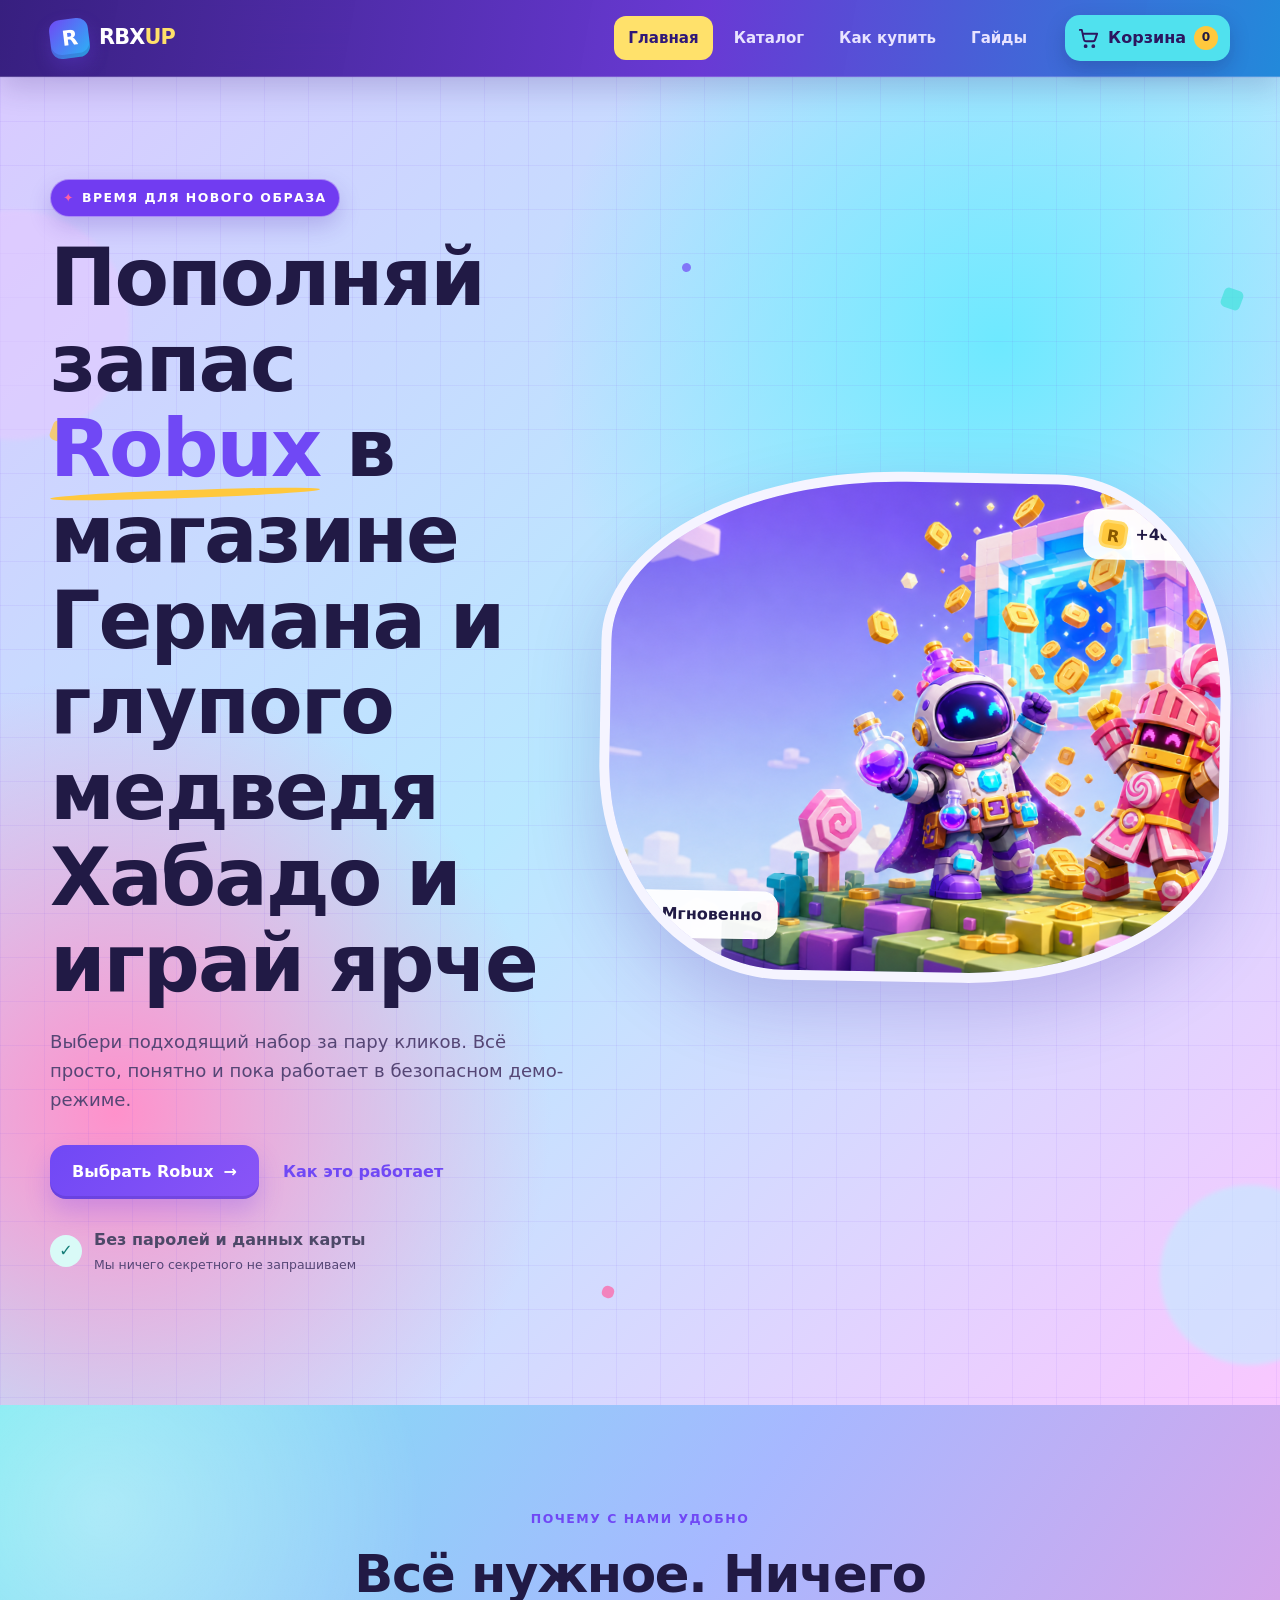
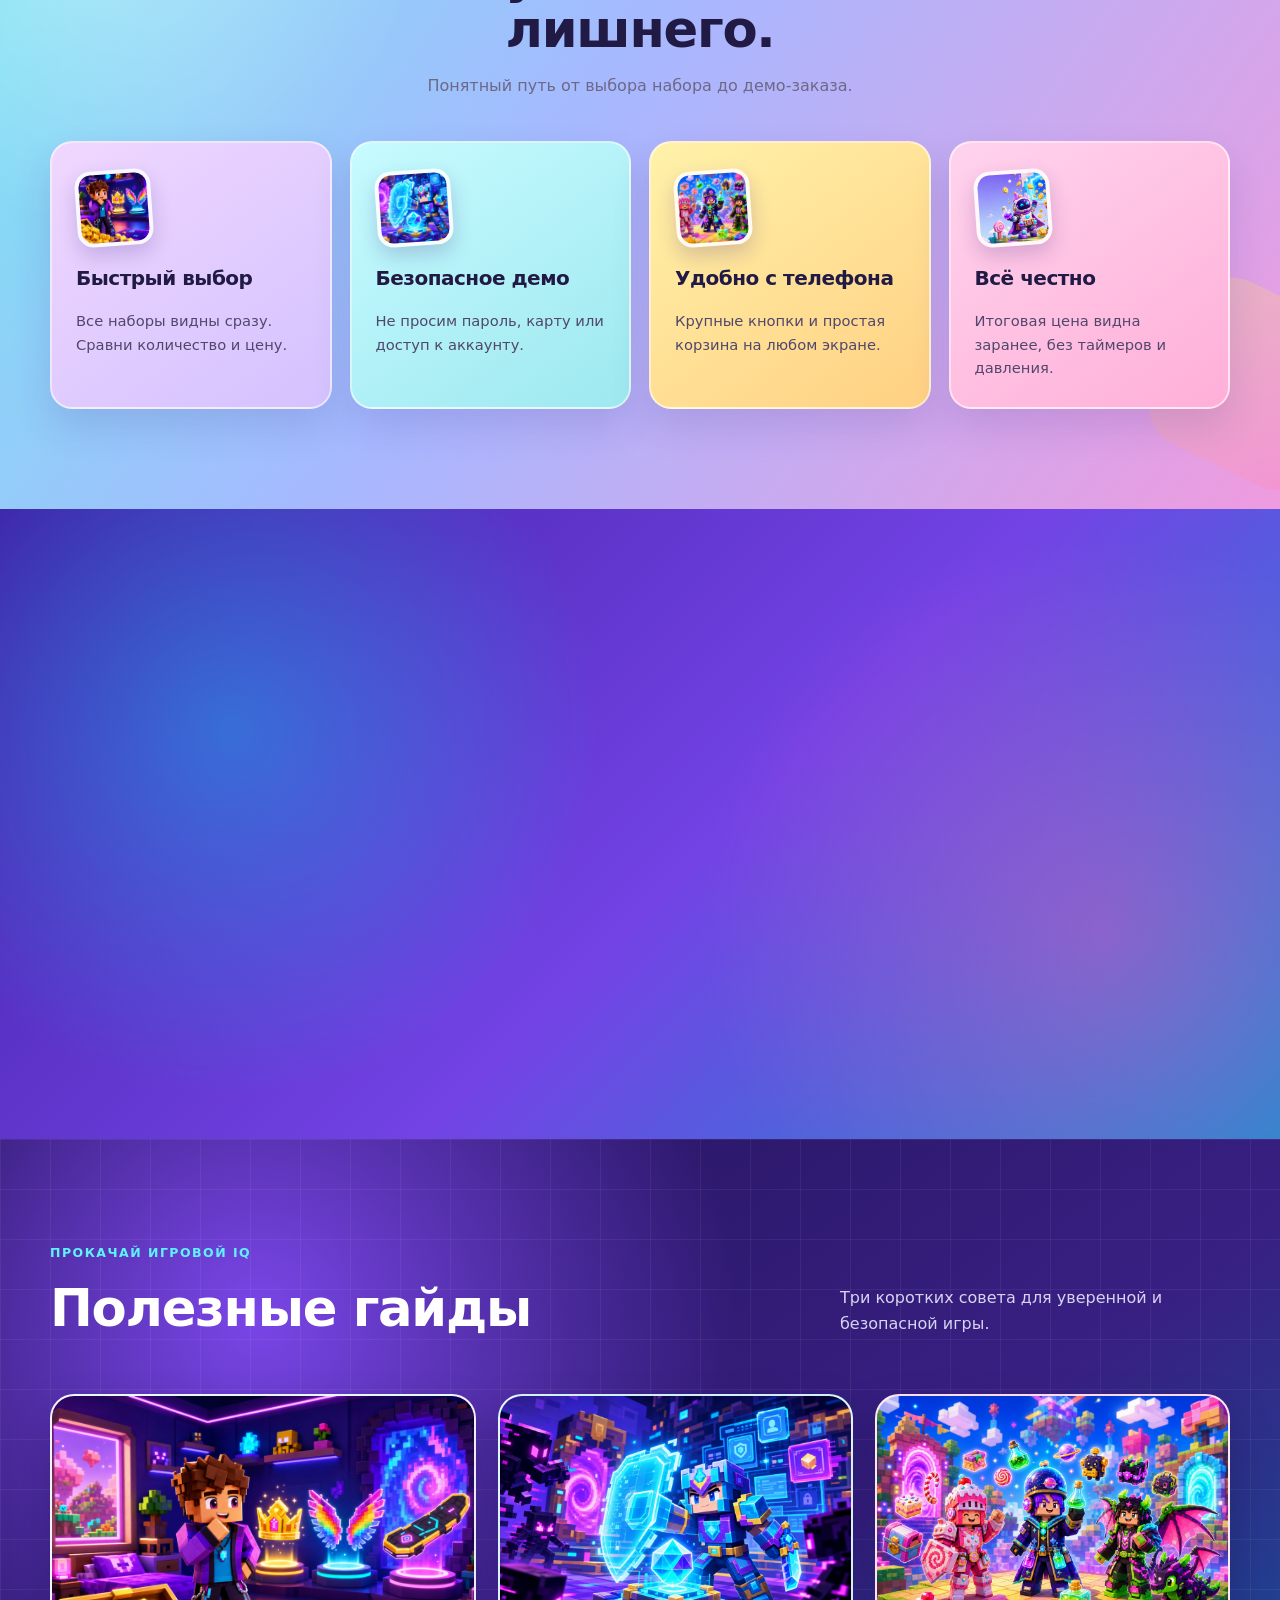
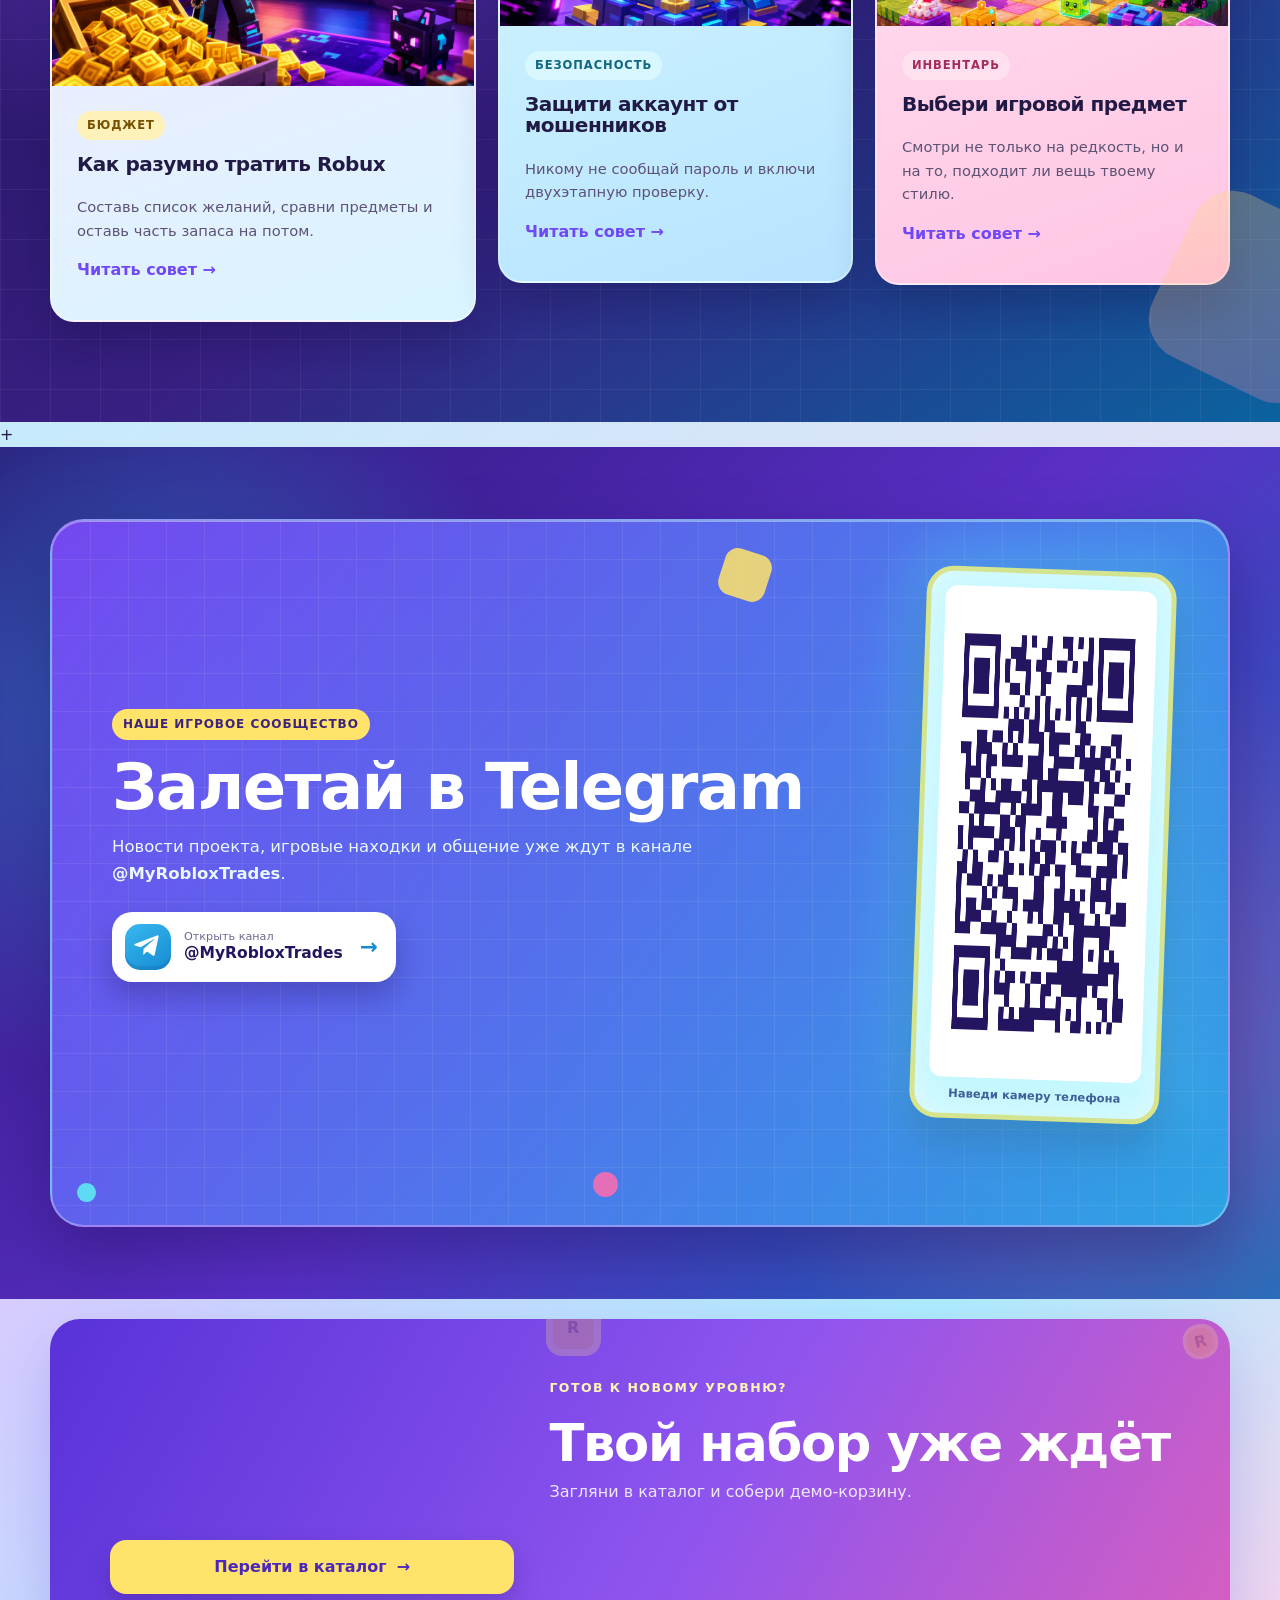
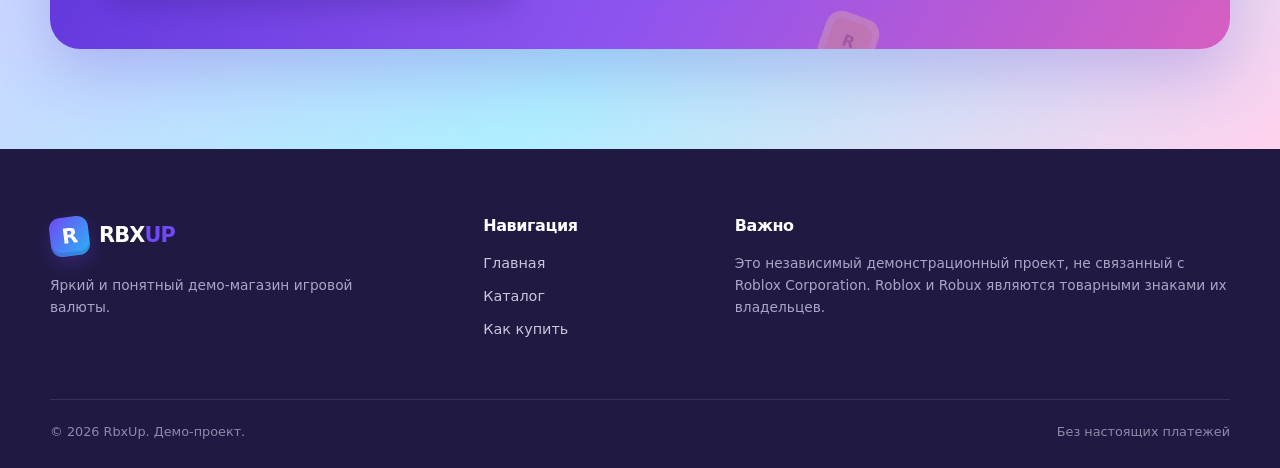
<file: index.html>
<!doctype html>
<html lang="ru">
<head>
  <meta charset="utf-8">
  <meta name="viewport" content="width=device-width, initial-scale=1">
  <meta name="description" content="Яркий демонстрационный магазин Robux: выберите набор, узнайте о безопасности и попробуйте удобную корзину.">
  <meta name="theme-color" content="#6c4cff">
  <title>RbxUp — магазин игровой валюты Robux</title>
  <link rel="icon" href="assets/favicon.svg" type="image/svg+xml">
  <link rel="stylesheet" href="css/style.css">
  <script src="js/main.js" defer></script>
  <script src="js/cart.js" defer></script>
</head>
<body>
  <a class="skip-link" href="#main">Перейти к содержимому</a>
  <header class="site-header">
    <div class="container header-inner">
      <a class="logo" href="index.html" aria-label="RbxUp — на главную"><span class="logo-cube">R</span><span>RBX<span class="logo-accent">UP</span></span></a>
      <button class="menu-toggle" type="button" aria-expanded="false" aria-controls="site-nav"><span class="sr-only">Открыть меню</span><span></span><span></span><span></span></button>
      <nav class="site-nav" id="site-nav" aria-label="Основная навигация">
        <a class="is-current" href="index.html">Главная</a>
        <a href="catalog.html">Каталог</a>
        <a href="#how">Как купить</a>
        <a href="#guides">Гайды</a>
      </nav>
      <button class="cart-button" type="button" data-cart-open aria-label="Открыть корзину, товаров: 0">
        <svg aria-hidden="true" viewBox="0 0 24 24"><path d="M3 3h2l2.2 10.2a2 2 0 0 0 2 1.6h7.7a2 2 0 0 0 1.9-1.4L21 7H7M10 20a1 1 0 1 1-2 0 1 1 0 0 1 2 0Zm8 0a1 1 0 1 1-2 0 1 1 0 0 1 2 0Z"/></svg>
        <span class="cart-label">Корзина</span><span class="cart-count" data-cart-count>0</span>
      </button>
    </div>
  </header>

  <main id="main">
    <section class="hero">
      <div class="hero-orb orb-one" aria-hidden="true"></div><div class="hero-orb orb-two" aria-hidden="true"></div>
      <div class="container hero-grid">
        <div class="hero-copy">
          <span class="eyebrow"><span>✦</span> Время для нового образа</span>
          <h1>Пополняй запас <span>Robux</span> в магазине Германа и глупого медведя Хабадо и играй ярче</h1>
          <p>Выбери подходящий набор за пару кликов. Всё просто, понятно и пока работает в безопасном демо-режиме.</p>
          <div class="hero-actions"><a class="button button-primary" href="catalog.html">Выбрать Robux <span aria-hidden="true">→</span></a><a class="text-link" href="#how">Как это работает</a></div>
          <div class="hero-note"><span class="note-icon">✓</span><span><strong>Без паролей и данных карты</strong><small>Мы ничего секретного не запрашиваем</small></span></div>
        </div>
        <div class="hero-visual" aria-label="Два фантастических игровых героя у портала с монетами">
          <img src="assets/hero-world.png" alt="Космический алхимик и конфетный рыцарь рядом с порталом и золотыми игровыми монетами" width="1800" height="1125">
          <div class="float-chip chip-top" aria-hidden="true"><span class="coin-mini">R</span> +400</div>
          <div class="float-chip chip-bottom" aria-hidden="true">⚡ Мгновенно</div>
        </div>
      </div>
      <div class="pixel-trail" aria-hidden="true"><i></i><i></i><i></i><i></i></div>
    </section>

    <section class="section benefits" aria-labelledby="benefits-title">
      <div class="container">
        <div class="section-heading centered reveal"><span class="kicker">Почему с нами удобно</span><h2 id="benefits-title">Всё нужное. Ничего лишнего.</h2><p>Понятный путь от выбора набора до демо-заказа.</p></div>
        <div class="benefit-grid">
          <article class="benefit-card reveal"><div class="icon-box purple"><img src="assets/guide-budget.png" alt="" width="1000" height="750"></div><h3>Быстрый выбор</h3><p>Все наборы видны сразу. Сравни количество и цену.</p></article>
          <article class="benefit-card reveal"><div class="icon-box cyan"><img src="assets/guide-safety.png" alt="" width="1000" height="750"></div><h3>Безопасное демо</h3><p>Не просим пароль, карту или доступ к аккаунту.</p></article>
          <article class="benefit-card reveal"><div class="icon-box yellow"><img src="assets/guide-items.png" alt="" width="1000" height="750"></div><h3>Удобно с телефона</h3><p>Крупные кнопки и простая корзина на любом экране.</p></article>
          <article class="benefit-card reveal"><div class="icon-box pink"><img src="assets/hero-world.png" alt="" width="1800" height="1125"></div><h3>Всё честно</h3><p>Итоговая цена видна заранее, без таймеров и давления.</p></article>
        </div>
      </div>
    </section>

    <section class="section how-section" id="how" aria-labelledby="how-title">
      <div class="container">
        <div class="section-heading reveal"><span class="kicker">Простой маршрут</span><h2 id="how-title">Как купить Robux</h2></div>
        <ol class="steps">
          <li class="step-card reveal"><span class="step-number">01</span><div class="step-emoji"><img src="assets/guide-items.png" alt="Яркие игровые герои с редкими предметами" width="1000" height="750"></div><h3>Выбери набор</h3><p>Открой каталог и найди подходящее количество Robux.</p></li>
          <li class="step-card reveal"><span class="step-number">02</span><div class="step-emoji"><img src="assets/guide-budget.png" alt="Игровой герой выбирает предметы и считает монеты" width="1000" height="750"></div><h3>Проверь корзину</h3><p>Меняй количество или убирай лишнее — итог обновится сам.</p></li>
          <li class="step-card reveal"><span class="step-number">03</span><div class="step-emoji"><img src="assets/guide-safety.png" alt="Игровой герой активирует защитный щит" width="1000" height="750"></div><h3>Запусти демо</h3><p>Нажми «Оформить заказ» и увидишь тестовое сообщение.</p></li>
        </ol>
      </div>
    </section>

    <section class="section guides" id="guides" aria-labelledby="guides-title">
      <div class="container">
        <div class="section-heading heading-row reveal"><div><span class="kicker">Прокачай игровой IQ</span><h2 id="guides-title">Полезные гайды</h2></div><p>Три коротких совета для уверенной и безопасной игры.</p></div>
        <div class="guide-grid">
          <article class="guide-card guide-featured reveal"><div class="guide-art"><img src="assets/guide-budget.png" alt="Герой выбирает редкие предметы в яркой игровой комнате" width="1000" height="750"></div><div class="guide-body"><span class="tag">Бюджет</span><h3>Как разумно тратить Robux</h3><p>Составь список желаний, сравни предметы и оставь часть запаса на потом.</p><button class="article-toggle" type="button" aria-expanded="false">Читать совет <span>→</span></button><div class="article-extra"><p>Перед покупкой спроси себя: буду ли я пользоваться этим предметом через неделю? Не спеши и обсуди крупную покупку со взрослым.</p></div></div></article>
          <article class="guide-card reveal"><div class="guide-art"><img src="assets/guide-safety.png" alt="Герой защищает игровой аккаунт светящимся щитом" width="1000" height="750"></div><div class="guide-body"><span class="tag tag-blue">Безопасность</span><h3>Защити аккаунт от мошенников</h3><p>Никому не сообщай пароль и включи двухэтапную проверку.</p><button class="article-toggle" type="button" aria-expanded="false">Читать совет <span>→</span></button><div class="article-extra"><p>Проверяй адрес сайта, не переходи по странным ссылкам и помни: честный продавец никогда не попросит пароль от аккаунта.</p></div></div></article>
          <article class="guide-card reveal"><div class="guide-art"><img src="assets/guide-items.png" alt="Три героя демонстрируют редкие игровые образы" width="1000" height="750"></div><div class="guide-body"><span class="tag tag-pink">Инвентарь</span><h3>Выбери игровой предмет</h3><p>Смотри не только на редкость, но и на то, подходит ли вещь твоему стилю.</p><button class="article-toggle" type="button" aria-expanded="false">Читать совет <span>→</span></button><div class="article-extra"><p>Сохрани несколько вариантов, примерь их в редакторе аватара и выбери тот, который сочетается с вещами из твоего инвентаря.</p></div></div></article>
        </div>
      </div>
    </section>

+    <section class="section telegram-section" aria-labelledby="telegram-title">
      <div class="container">
        <div class="telegram-panel reveal">
          <div class="telegram-copy">
            <span class="telegram-kicker">Наше игровое сообщество</span>
            <h2 id="telegram-title">Залетай в Telegram</h2>
            <p>Новости проекта, игровые находки и общение уже ждут в канале <strong>@MyRobloxTrades</strong>.</p>
            <a class="telegram-button" href="https://t.me/MyRobloxTrades" target="_blank" rel="noopener noreferrer" aria-label="Открыть Telegram-канал MyRobloxTrades в новой вкладке">
              <span class="telegram-icon" aria-hidden="true"><svg viewBox="0 0 48 48"><path d="M40.7 8.3 34.8 36c-.4 2-1.6 2.5-3.3 1.6l-9-6.6-4.3 4.2c-.5.5-.9.9-1.9.9l.7-9.2L33.7 12c.7-.6-.2-1-.9-.4L12.2 24.5l-8.9-2.8c-1.9-.6-2-1.9.4-2.8L38.4 5.5c1.6-.6 3 .4 2.3 2.8Z"/></svg></span>
              <span><small>Открыть канал</small><strong>@MyRobloxTrades</strong></span>
              <b aria-hidden="true">→</b>
            </a>
          </div>
          <a class="telegram-qr" href="https://t.me/MyRobloxTrades" target="_blank" rel="noopener noreferrer" aria-label="Открыть Telegram-канал MyRobloxTrades по QR-коду">
            <span class="qr-glow" aria-hidden="true"></span>
            <img src="assets/telegram-qr.png" alt="QR-код Telegram-канала MyRobloxTrades" width="492" height="492">
            <span>Наведи камеру телефона</span>
          </a>
          <div class="telegram-cubes" aria-hidden="true"><i></i><i></i><i></i></div>
        </div>
      </div>
    </section>

    <section class="section cta-section">
      <div class="container"><div class="cta-panel reveal"><div class="cta-coins" aria-hidden="true"><span>R</span><span>R</span><span>R</span></div><div><span class="kicker light">Готов к новому уровню?</span><h2>Твой набор уже ждёт</h2><p>Загляни в каталог и собери демо-корзину.</p></div><a class="button button-light" href="catalog.html">Перейти в каталог <span aria-hidden="true">→</span></a></div></div>
    </section>
  </main>

  <footer class="site-footer">
    <div class="container footer-grid"><div><a class="logo footer-logo" href="index.html"><span class="logo-cube">R</span><span>RBX<span class="logo-accent">UP</span></span></a><p>Яркий и понятный демо-магазин игровой валюты.</p></div><div><h2>Навигация</h2><a href="index.html">Главная</a><a href="catalog.html">Каталог</a><a href="#how">Как купить</a></div><div><h2>Важно</h2><p>Это независимый демонстрационный проект, не связанный с Roblox Corporation. Roblox и Robux являются товарными знаками их владельцев.</p></div></div>
    <div class="container footer-bottom"><span>© <span data-year></span> RbxUp. Демо-проект.</span><span>Без настоящих платежей</span></div>
  </footer>
  <div data-cart-root></div>
</body>
</html>
</file>
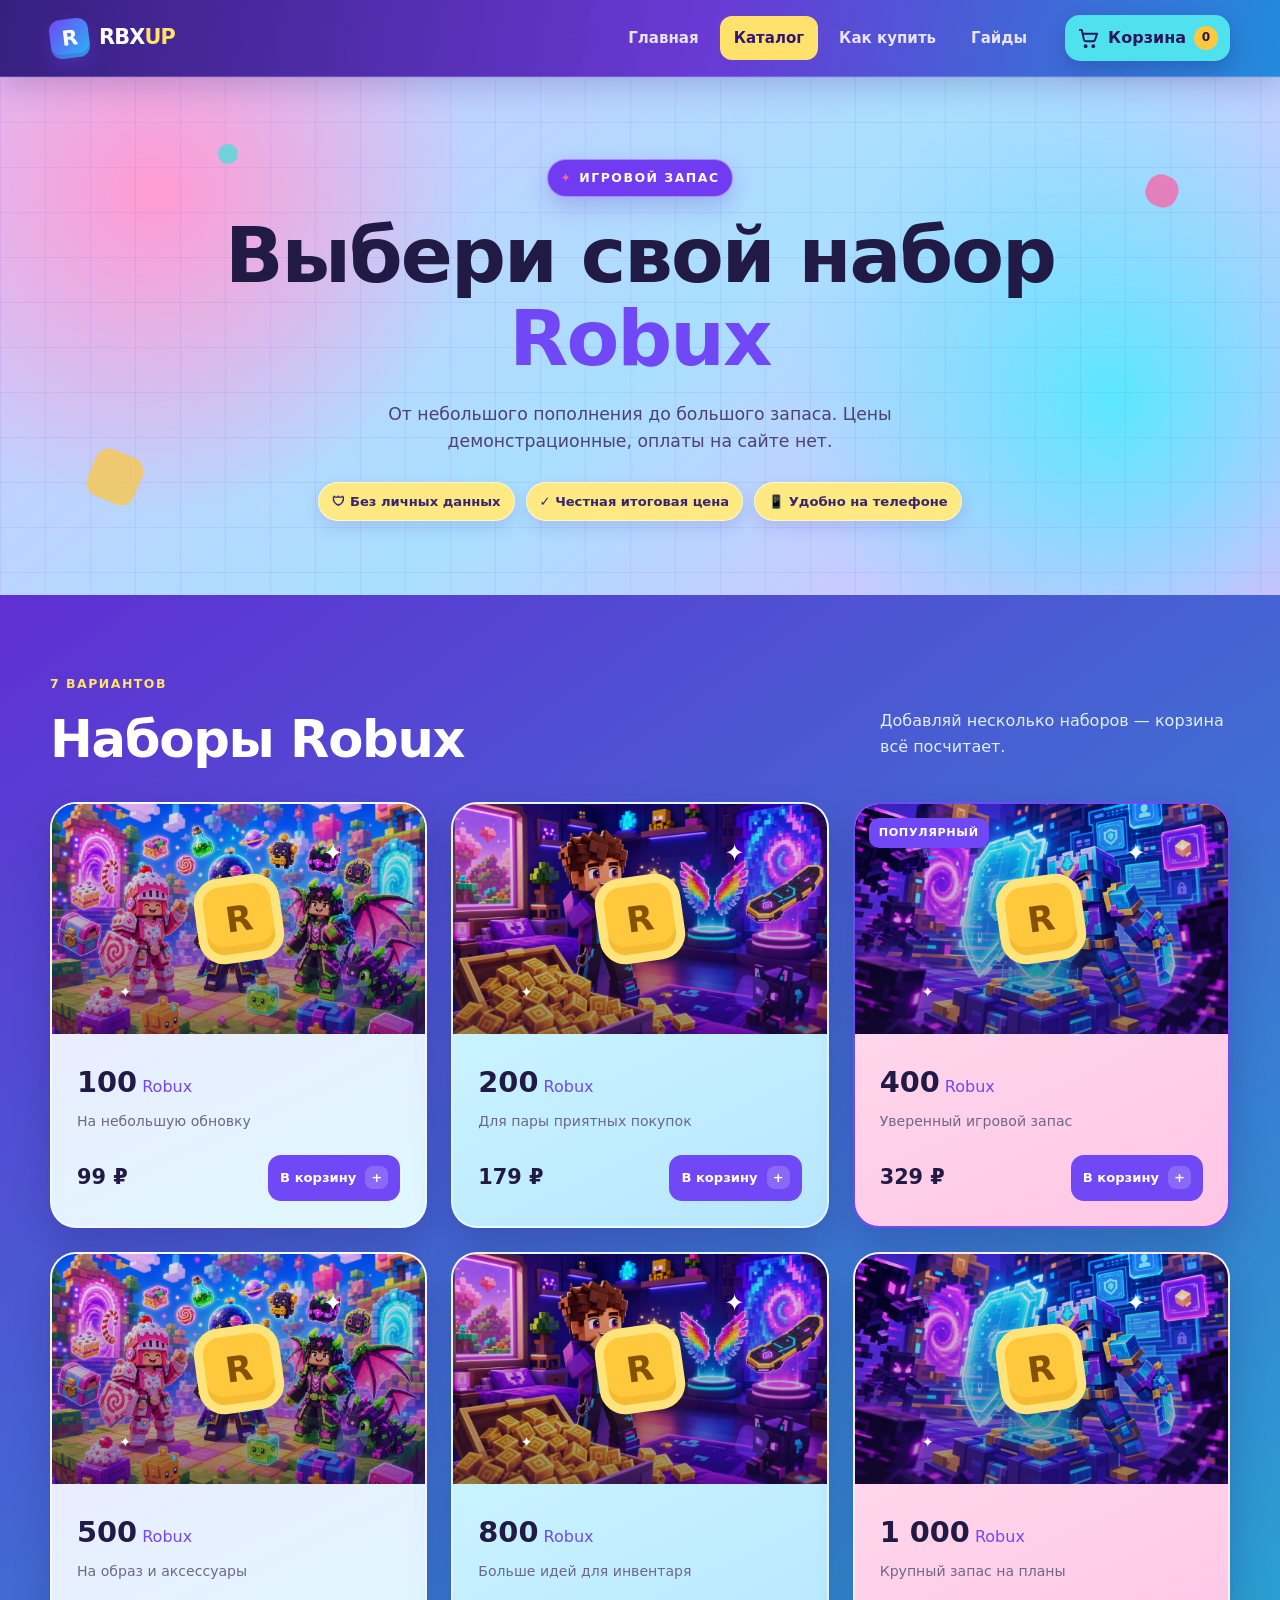
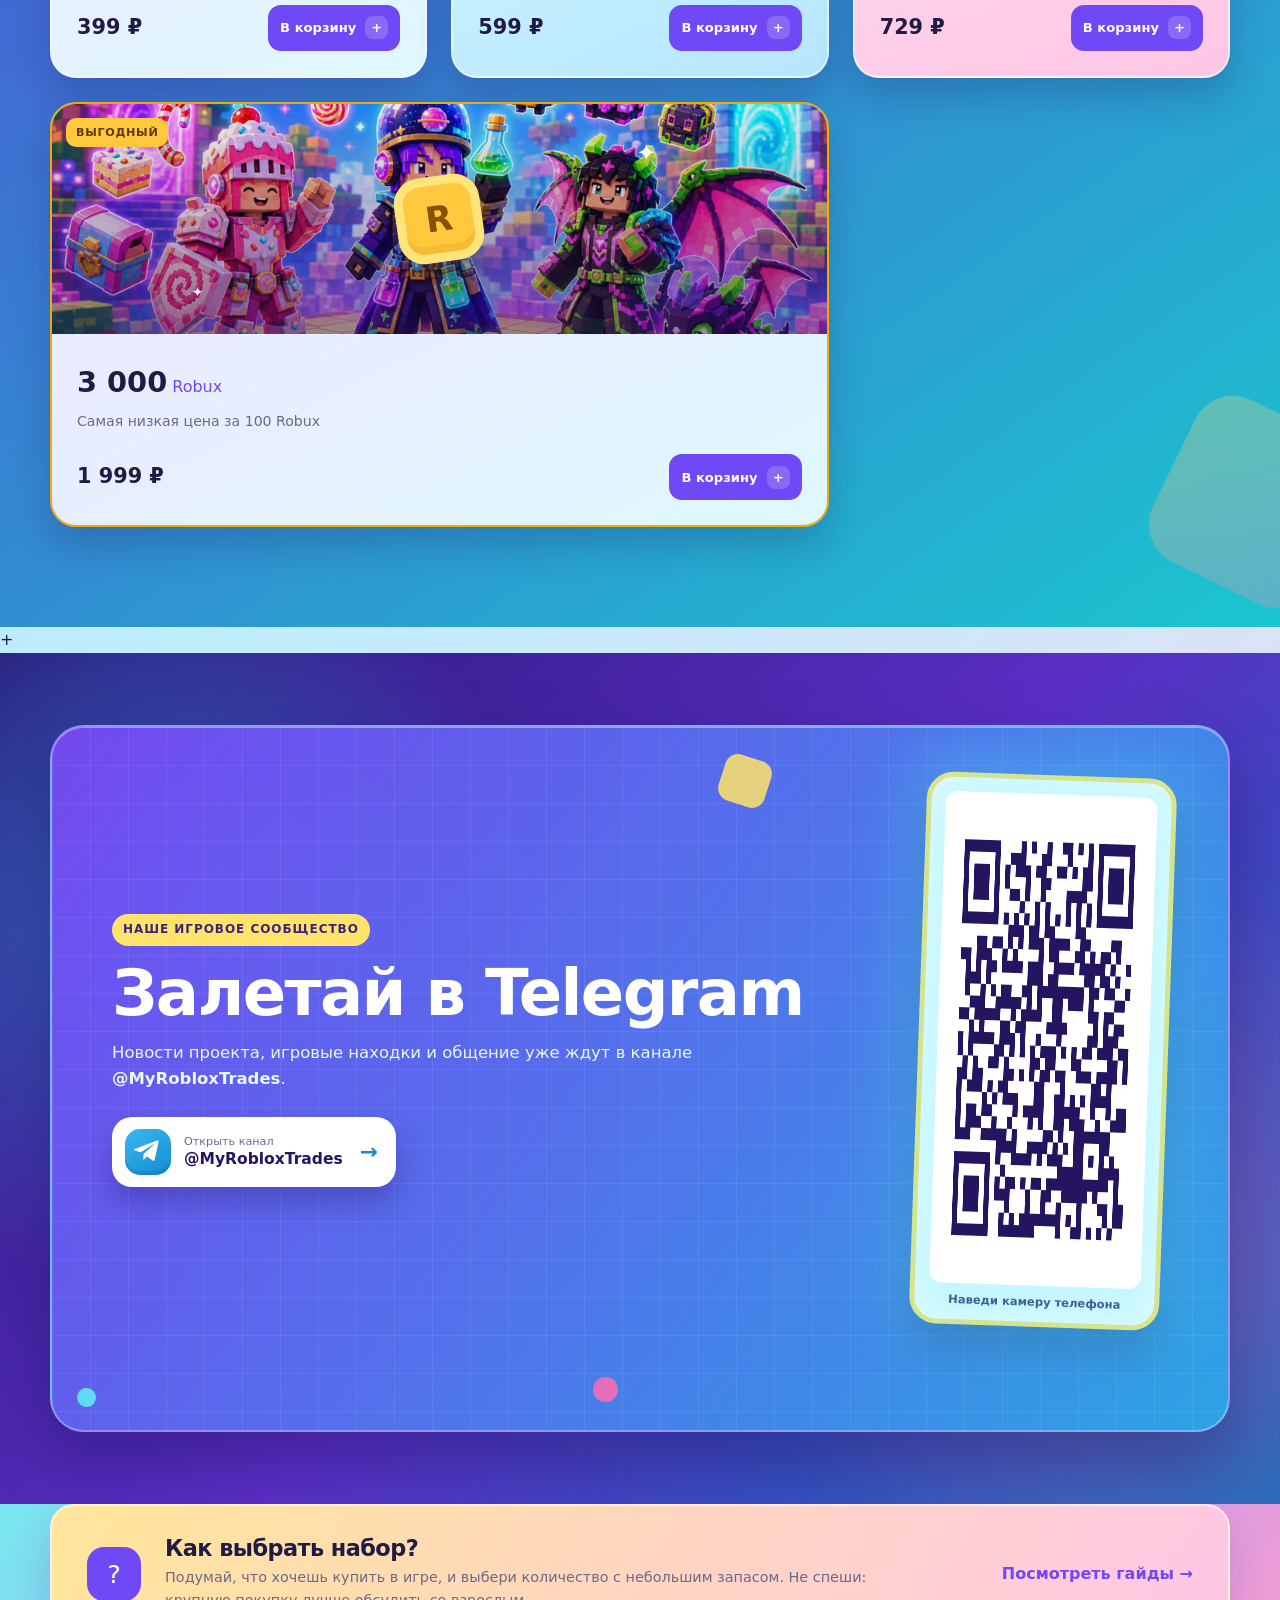
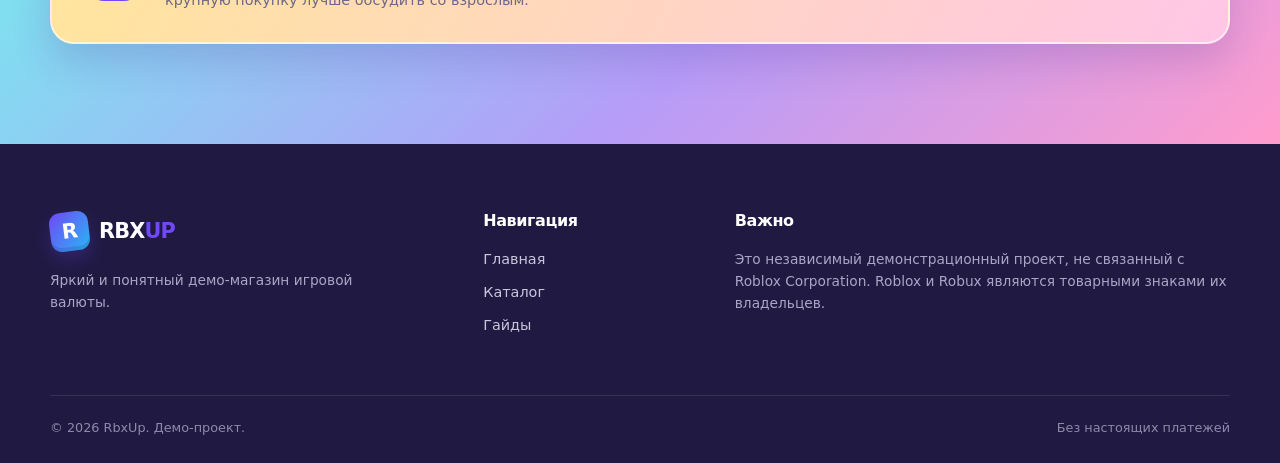
<file: catalog.html>
<!doctype html>
<html lang="ru">
<head>
  <meta charset="utf-8">
  <meta name="viewport" content="width=device-width, initial-scale=1">
  <meta name="description" content="Каталог демонстрационных наборов Robux: от 100 до 3000 Robux с удобной корзиной.">
  <meta name="theme-color" content="#6c4cff">
  <title>Каталог Robux — RbxUp</title>
  <link rel="icon" href="assets/favicon.svg" type="image/svg+xml">
  <link rel="stylesheet" href="css/style.css">
  <script src="js/main.js" defer></script>
  <script src="js/cart.js" defer></script>
</head>
<body>
  <a class="skip-link" href="#main">Перейти к содержимому</a>
  <header class="site-header">
    <div class="container header-inner"><a class="logo" href="index.html" aria-label="RbxUp — на главную"><span class="logo-cube">R</span><span>RBX<span class="logo-accent">UP</span></span></a><button class="menu-toggle" type="button" aria-expanded="false" aria-controls="site-nav"><span class="sr-only">Открыть меню</span><span></span><span></span><span></span></button><nav class="site-nav" id="site-nav" aria-label="Основная навигация"><a href="index.html">Главная</a><a class="is-current" href="catalog.html">Каталог</a><a href="index.html#how">Как купить</a><a href="index.html#guides">Гайды</a></nav><button class="cart-button" type="button" data-cart-open aria-label="Открыть корзину, товаров: 0"><svg aria-hidden="true" viewBox="0 0 24 24"><path d="M3 3h2l2.2 10.2a2 2 0 0 0 2 1.6h7.7a2 2 0 0 0 1.9-1.4L21 7H7M10 20a1 1 0 1 1-2 0 1 1 0 0 1 2 0Zm8 0a1 1 0 1 1-2 0 1 1 0 0 1 2 0Z"/></svg><span class="cart-label">Корзина</span><span class="cart-count" data-cart-count>0</span></button></div>
  </header>
  <main id="main">
    <section class="catalog-hero"><div class="container catalog-heading"><span class="eyebrow"><span>✦</span> Игровой запас</span><h1>Выбери свой набор <span>Robux</span></h1><p>От небольшого пополнения до большого запаса. Цены демонстрационные, оплаты на сайте нет.</p><div class="catalog-trust"><span>🛡 Без личных данных</span><span>✓ Честная итоговая цена</span><span>📱 Удобно на телефоне</span></div></div><div class="catalog-cubes" aria-hidden="true"><i></i><i></i><i></i></div></section>
    <section class="section catalog-section" aria-labelledby="products-title"><div class="container"><div class="catalog-toolbar"><div><span class="kicker">7 вариантов</span><h2 id="products-title">Наборы Robux</h2></div><p>Добавляй несколько наборов — корзина всё посчитает.</p></div><div class="product-grid" data-product-grid></div></div></section>
+    <section class="section telegram-section" aria-labelledby="telegram-title">
      <div class="container">
        <div class="telegram-panel reveal">
          <div class="telegram-copy">
            <span class="telegram-kicker">Наше игровое сообщество</span>
            <h2 id="telegram-title">Залетай в Telegram</h2>
            <p>Новости проекта, игровые находки и общение уже ждут в канале <strong>@MyRobloxTrades</strong>.</p>
            <a class="telegram-button" href="https://t.me/MyRobloxTrades" target="_blank" rel="noopener noreferrer" aria-label="Открыть Telegram-канал MyRobloxTrades в новой вкладке">
              <span class="telegram-icon" aria-hidden="true"><svg viewBox="0 0 48 48"><path d="M40.7 8.3 34.8 36c-.4 2-1.6 2.5-3.3 1.6l-9-6.6-4.3 4.2c-.5.5-.9.9-1.9.9l.7-9.2L33.7 12c.7-.6-.2-1-.9-.4L12.2 24.5l-8.9-2.8c-1.9-.6-2-1.9.4-2.8L38.4 5.5c1.6-.6 3 .4 2.3 2.8Z"/></svg></span>
              <span><small>Открыть канал</small><strong>@MyRobloxTrades</strong></span>
              <b aria-hidden="true">→</b>
            </a>
          </div>
          <a class="telegram-qr" href="https://t.me/MyRobloxTrades" target="_blank" rel="noopener noreferrer" aria-label="Открыть Telegram-канал MyRobloxTrades по QR-коду">
            <span class="qr-glow" aria-hidden="true"></span>
            <img src="assets/telegram-qr.png" alt="QR-код Telegram-канала MyRobloxTrades" width="492" height="492">
            <span>Наведи камеру телефона</span>
          </a>
          <div class="telegram-cubes" aria-hidden="true"><i></i><i></i><i></i></div>
        </div>
      </div>
    </section>

    <section class="section catalog-help"><div class="container"><div class="help-card"><div class="help-icon">?</div><div><h2>Как выбрать набор?</h2><p>Подумай, что хочешь купить в игре, и выбери количество с небольшим запасом. Не спеши: крупную покупку лучше обсудить со взрослым.</p></div><a class="text-link" href="index.html#guides">Посмотреть гайды →</a></div></div></section>
  </main>
  <footer class="site-footer"><div class="container footer-grid"><div><a class="logo footer-logo" href="index.html"><span class="logo-cube">R</span><span>RBX<span class="logo-accent">UP</span></span></a><p>Яркий и понятный демо-магазин игровой валюты.</p></div><div><h2>Навигация</h2><a href="index.html">Главная</a><a href="catalog.html">Каталог</a><a href="index.html#guides">Гайды</a></div><div><h2>Важно</h2><p>Это независимый демонстрационный проект, не связанный с Roblox Corporation. Roblox и Robux являются товарными знаками их владельцев.</p></div></div><div class="container footer-bottom"><span>© <span data-year></span> RbxUp. Демо-проект.</span><span>Без настоящих платежей</span></div></footer>
  <div data-cart-root></div>
</body>
</html>
</file>
<file: css/style.css>
:root {
  --ink: #211a45; --muted: #6d6887; --paper: #f8f7ff; --white: #fff;
  --purple: #7048f5; --purple-dark: #5230d5; --blue: #29b6f6; --pink: #ff5fa2;
  --yellow: #ffc83d; --cyan: #42e1db; --line: #e8e4f6;
  --shadow: 0 18px 50px rgba(69, 45, 143, .13); --radius: 24px;
  --display: "Arial Rounded MT Bold", "Trebuchet MS", system-ui, sans-serif;
  --body: Inter, ui-rounded, "Segoe UI", system-ui, sans-serif;
}
* { box-sizing: border-box; }
html { scroll-behavior: smooth; }
body { margin: 0; color: var(--ink); background: var(--paper); font-family: var(--body); font-size: 16px; line-height: 1.6; overflow-x: hidden; }
body.cart-open { overflow: hidden; }
img, svg { display: block; max-width: 100%; }
button, a { -webkit-tap-highlight-color: transparent; }
button { font: inherit; }
a { color: inherit; text-decoration: none; }
h1, h2, h3, p { margin-top: 0; }
h1, h2, h3 { font-family: var(--display); line-height: 1.08; letter-spacing: -.025em; }
h1 { font-size: clamp(2.65rem, 6.2vw, 5.3rem); }
h2 { margin-bottom: 16px; font-size: clamp(2rem, 4vw, 3.35rem); }
h3 { font-size: 1.25rem; }
.container { width: min(1180px, calc(100% - 40px)); margin-inline: auto; }
.section { padding: 100px 0; }
.sr-only { position: absolute; width: 1px; height: 1px; padding: 0; margin: -1px; overflow: hidden; clip: rect(0,0,0,0); white-space: nowrap; border: 0; }
.skip-link { position: fixed; z-index: 200; left: 16px; top: -100px; padding: 12px 18px; color: #fff; background: var(--ink); border-radius: 12px; }
.skip-link:focus { top: 12px; }
:focus-visible { outline: 3px solid var(--yellow); outline-offset: 4px; }

.site-header { position: sticky; z-index: 60; top: 0; background: rgba(248,247,255,.88); border-bottom: 1px solid rgba(112,72,245,.08); backdrop-filter: blur(18px); }
.header-inner { display: flex; align-items: center; min-height: 76px; gap: 24px; }
.logo { display: inline-flex; align-items: center; gap: 10px; font-family: var(--display); font-size: 1.3rem; font-weight: 900; letter-spacing: -.04em; }
.logo-cube { display: grid; width: 39px; height: 39px; place-items: center; color: #fff; background: linear-gradient(135deg, var(--purple), var(--blue)); border-radius: 11px; box-shadow: inset 0 -4px rgba(34,25,93,.16), 0 8px 18px rgba(112,72,245,.24); transform: rotate(-7deg); }
.logo-accent { color: var(--purple); }
.site-nav { display: flex; align-items: center; gap: 7px; margin-left: auto; }
.site-nav a { padding: 10px 14px; color: #56506f; border-radius: 12px; font-weight: 700; font-size: .94rem; transition: .2s ease; }
.site-nav a:hover, .site-nav a.is-current { color: var(--purple); background: #eeebff; }
.cart-button { position: relative; display: flex; align-items: center; gap: 8px; min-height: 46px; padding: 9px 12px; color: #fff; background: var(--ink); border: 0; border-radius: 15px; font-weight: 800; cursor: pointer; transition: transform .2s, background .2s; }
.cart-button:hover { background: var(--purple); transform: translateY(-2px); }
.cart-button svg { width: 23px; fill: none; stroke: currentColor; stroke-linecap: round; stroke-linejoin: round; stroke-width: 2; }
.cart-count { display: grid; min-width: 24px; height: 24px; padding: 0 6px; place-items: center; color: var(--ink); background: var(--yellow); border-radius: 20px; font-size: .76rem; }
.cart-count.has-items { animation: count-pop .35s ease; }
.menu-toggle { display: none; margin-left: auto; width: 46px; height: 46px; padding: 10px; border: 0; background: #eeebff; border-radius: 14px; cursor: pointer; }
.menu-toggle > span:not(.sr-only) { display: block; width: 22px; height: 2px; margin: 5px auto; background: var(--ink); border-radius: 3px; }

.hero { position: relative; min-height: 720px; display: grid; align-items: center; padding: 72px 0 100px; overflow: hidden; background: radial-gradient(circle at 85% 25%, #d9f8ff 0, transparent 28%), radial-gradient(circle at 20% 90%, #f4d9ff 0, transparent 25%), linear-gradient(145deg, #f8f7ff 15%, #eeebff 100%); }
.hero-grid { position: relative; z-index: 2; display: grid; grid-template-columns: .9fr 1.1fr; align-items: center; gap: 35px; }
.hero-copy { padding: 30px 0; }
.eyebrow, .kicker { display: inline-flex; align-items: center; gap: 7px; margin-bottom: 18px; color: var(--purple); font-size: .78rem; font-weight: 900; letter-spacing: .12em; text-transform: uppercase; }
.eyebrow { padding: 8px 12px; background: #eeeaff; border: 1px solid #ded6ff; border-radius: 30px; }
.eyebrow span { color: var(--pink); }
.hero h1 { max-width: 650px; margin-bottom: 22px; }
.hero h1 span, .catalog-heading h1 span { position: relative; color: var(--purple); white-space: nowrap; }
.hero h1 span::after { content: ""; position: absolute; left: 0; right: 0; bottom: -3px; height: 8px; background: var(--yellow); border-radius: 100%; transform: rotate(-2deg); z-index: -1; }
.hero-copy > p { max-width: 570px; margin-bottom: 30px; color: var(--muted); font-size: 1.13rem; }
.hero-actions { display: flex; align-items: center; gap: 24px; }
.button { display: inline-flex; min-height: 54px; align-items: center; justify-content: center; gap: 10px; padding: 13px 22px; border: 0; border-radius: 16px; font-weight: 900; cursor: pointer; transition: transform .2s, box-shadow .2s, background .2s; }
.button:hover { transform: translateY(-3px); }
.button-primary { color: #fff; background: linear-gradient(135deg, var(--purple), #8a55f7); box-shadow: 0 12px 25px rgba(112,72,245,.28), inset 0 -3px rgba(45,27,123,.18); }
.button-primary:hover { box-shadow: 0 16px 30px rgba(112,72,245,.36); }
.text-link { color: var(--purple); font-weight: 900; }
.text-link:hover { text-decoration: underline; text-underline-offset: 4px; }
.hero-note { display: flex; align-items: center; gap: 12px; margin-top: 28px; color: #4d4868; }
.note-icon { display: grid; width: 32px; height: 32px; flex: 0 0 auto; place-items: center; color: #147d77; background: #d9faf7; border-radius: 50%; font-weight: 900; }
.hero-note strong, .hero-note small { display: block; }
.hero-note small { margin-top: 2px; color: var(--muted); font-size: .78rem; }
.hero-visual { position: relative; min-height: 510px; border: 10px solid rgba(255,255,255,.72); background: #ddd8ff; border-radius: 48% 28% 42% 30% / 34% 44% 32% 42%; box-shadow: 0 30px 70px rgba(80,50,175,.22); transform: rotate(1deg); overflow: hidden; }
.hero-visual img { position: absolute; inset: 0; width: 100%; height: 100%; object-fit: cover; object-position: center; transform: scale(1.02); }
.float-chip { position: absolute; z-index: 3; display: flex; align-items: center; gap: 8px; padding: 10px 15px; color: var(--ink); background: rgba(255,255,255,.94); border: 1px solid #fff; border-radius: 15px; box-shadow: 0 14px 30px rgba(50,35,112,.18); font-family: var(--display); font-weight: 900; animation: float 4s ease-in-out infinite; }
.chip-top { top: 24px; right: 25px; }.chip-bottom { left: 22px; bottom: 30px; animation-delay: -2s; }
.coin-mini { display: grid; width: 28px; height: 28px; place-items: center; color: #8a5900; background: var(--yellow); border: 3px solid #ffda6b; border-radius: 8px; transform: rotate(8deg); }
.hero-orb { position: absolute; border-radius: 50%; filter: blur(2px); opacity: .55; animation: drift 8s ease-in-out infinite alternate; }
.orb-one { width: 230px; height: 230px; top: 10%; left: -100px; background: #e5c9ff; }.orb-two { width: 180px; height: 180px; right: -60px; bottom: 3%; background: #bdefff; animation-delay: -3s; }
.pixel-trail i { position: absolute; display: block; width: 20px; height: 20px; background: var(--yellow); border-radius: 5px; transform: rotate(20deg); opacity: .7; }
.pixel-trail i:nth-child(1){left:4%;top:26%}.pixel-trail i:nth-child(2){left:47%;bottom:8%;width:12px;height:12px;background:var(--pink)}.pixel-trail i:nth-child(3){right:3%;top:16%;background:var(--cyan)}.pixel-trail i:nth-child(4){right:46%;top:14%;width:9px;height:9px;background:var(--purple)}

.section-heading { max-width: 710px; margin-bottom: 42px; }.section-heading.centered { margin-inline: auto; text-align: center; }.section-heading p { color: var(--muted); }
.benefits { background: #fff; }
.benefit-grid { display: grid; grid-template-columns: repeat(4, 1fr); gap: 18px; }
.benefit-card { padding: 27px 24px; background: var(--paper); border: 1px solid var(--line); border-radius: 22px; transition: transform .25s, box-shadow .25s; }
.benefit-card:hover { transform: translateY(-6px); box-shadow: var(--shadow); }.benefit-card p { margin-bottom: 0; color: var(--muted); font-size: .92rem; }
.icon-box { display: grid; width: 52px; height: 52px; margin-bottom: 22px; place-items: center; border-radius: 16px; font-size: 1.45rem; transform: rotate(-4deg); }
.icon-box.purple { background:#e9e2ff }.icon-box.cyan { background:#d9faf7 }.icon-box.yellow { background:#fff1bd }.icon-box.pink { background:#ffe0ed }
.how-section { position: relative; background: #f0edff; }
.steps { display: grid; grid-template-columns: repeat(3,1fr); gap: 24px; padding: 0; list-style: none; counter-reset: step; }
.step-card { position: relative; padding: 34px; background: #fff; border: 1px solid #e0dafb; border-radius: var(--radius); box-shadow: 0 14px 35px rgba(69,45,143,.07); overflow: hidden; }
.step-card:not(:last-child)::after { content: "→"; position: absolute; z-index: 2; top: 50%; right: -35px; width: 46px; height: 46px; display: grid; place-items: center; color: var(--purple); background: var(--yellow); border: 6px solid #f0edff; border-radius: 50%; font-weight: 900; }
.step-number { position: absolute; top: 20px; right: 24px; color: #ded8f7; font-family: var(--display); font-size: 2.7rem; font-weight: 900; }
.step-emoji { display: grid; width: 62px; height: 62px; margin-bottom: 26px; place-items: center; background: #f3f0ff; border-radius: 19px; font-size: 1.8rem; }
.step-card p { margin-bottom: 0; color: var(--muted); }
.heading-row { max-width: none; display: flex; justify-content: space-between; align-items: end; gap: 40px; }.heading-row > p { max-width: 390px; }
.guide-grid { display: grid; grid-template-columns: 1.2fr 1fr 1fr; gap: 22px; align-items: start; }
.guide-card { background: #fff; border: 1px solid var(--line); border-radius: var(--radius); box-shadow: 0 14px 35px rgba(69,45,143,.07); overflow: hidden; }
.guide-art { position: relative; height: 190px; display: grid; place-items: center; font-size: 4.5rem; overflow: hidden; }
.art-coins { height: 250px; background: linear-gradient(145deg,#603ddc,#a55ff2); }.art-coins span { display:grid;width:110px;height:110px;place-items:center;color:#8c5800;background:var(--yellow);border:12px solid #ffe078;border-radius:35px;font-family:var(--display);font-size:3rem;font-weight:900;transform:rotate(-10deg);box-shadow:0 20px 30px rgba(36,22,101,.2)}.art-coins i { position:absolute;width:40px;height:40px;background:#ffe078;border-radius:12px;transform:rotate(22deg) }.art-coins i:nth-child(2){top:25px;right:45px}.art-coins i:nth-child(3){bottom:28px;left:48px;width:25px;height:25px;background:var(--pink)}
.art-shield { background: linear-gradient(145deg,#d9f9ff,#b3eafb); }.art-items { background: linear-gradient(145deg,#ffe3ef,#ffc1d9); }
.guide-body { padding: 25px; }.tag { display:inline-block;margin-bottom:14px;padding:5px 10px;color:#765200;background:#fff1ba;border-radius:20px;font-size:.72rem;font-weight:900;text-transform:uppercase;letter-spacing:.08em}.tag-blue{color:#126680;background:#d9f7ff}.tag-pink{color:#a52b5e;background:#ffe0ee}
.guide-body p { color: var(--muted); font-size: .92rem; }.article-toggle { padding: 0; color: var(--purple); background: none; border: 0; font-weight: 900; cursor: pointer; }.article-toggle:hover { text-decoration: underline; }.article-extra { display: grid; grid-template-rows: 0fr; transition: grid-template-rows .3s ease; }.article-extra > p { overflow: hidden; margin: 12px 0 0; }.article-extra.is-open { grid-template-rows: 1fr; }
.cta-section { padding-top: 20px; }.cta-panel { position: relative; display: grid; grid-template-columns: 1fr auto; align-items: center; gap: 35px; padding: 55px 60px; color: #fff; background: linear-gradient(120deg,#5832d8,#8e54ef 55%,#d65fc1); border-radius: 30px; box-shadow: 0 25px 60px rgba(91,53,203,.24); overflow: hidden; }.cta-panel h2 { margin-bottom: 8px; }.cta-panel p { margin:0;color:#ede7ff}.kicker.light { color:#fff5b5 }.button-light { color:var(--purple);background:#fff;box-shadow:0 12px 25px rgba(35,17,91,.22)}.cta-coins span{position:absolute;display:grid;width:55px;height:55px;place-items:center;color:#8c5800;background:var(--yellow);border:7px solid #ffe27e;border-radius:16px;font-family:var(--display);font-weight:900;opacity:.25}.cta-coins span:nth-child(1){top:-18px;left:42%}.cta-coins span:nth-child(2){right:30%;bottom:-20px;transform:rotate(20deg)}.cta-coins span:nth-child(3){right:12px;top:5px;width:35px;height:35px;border-width:4px;transform:rotate(-14deg)}
.site-footer { padding: 68px 0 25px; color:#dcd7f0; background:#201a43; }.footer-grid { display:grid;grid-template-columns:1.1fr .55fr 1.5fr;gap:70px }.footer-logo { color:#fff;margin-bottom:18px}.footer-grid h2{margin-bottom:18px;color:#fff;font-size:1rem}.footer-grid p{max-width:530px;color:#aaa5c5;font-size:.86rem}.footer-grid a:not(.logo){display:block;width:max-content;margin-bottom:10px;color:#c9c5db;font-size:.9rem}.footer-grid a:hover{color:#fff}.footer-bottom{display:flex;justify-content:space-between;gap:20px;margin-top:48px;padding-top:22px;border-top:1px solid rgba(255,255,255,.1);color:#8f89a9;font-size:.8rem}

.catalog-hero { position:relative;padding:82px 0 74px;text-align:center;background:radial-gradient(circle at 10% 20%,#e6d5ff 0,transparent 22%),radial-gradient(circle at 90% 70%,#c9f4ff 0,transparent 22%),linear-gradient(145deg,#f8f7ff,#eeebff);overflow:hidden}.catalog-heading{position:relative;z-index:2}.catalog-heading h1{max-width:880px;margin:0 auto 20px;font-size:clamp(2.7rem,6vw,5rem)}.catalog-heading>p{max-width:660px;margin:0 auto 26px;color:var(--muted);font-size:1.08rem}.catalog-trust{display:flex;justify-content:center;flex-wrap:wrap;gap:11px}.catalog-trust span{padding:8px 13px;background:rgba(255,255,255,.75);border:1px solid #e3def7;border-radius:30px;color:#5e5876;font-size:.82rem;font-weight:800}.catalog-cubes i{position:absolute;display:block;width:50px;height:50px;background:var(--yellow);border-radius:14px;transform:rotate(23deg);opacity:.72}.catalog-cubes i:nth-child(1){left:7%;bottom:18%;}.catalog-cubes i:nth-child(2){right:8%;top:19%;width:32px;height:32px;background:var(--pink)}.catalog-cubes i:nth-child(3){left:17%;top:13%;width:20px;height:20px;background:var(--cyan)}
.catalog-section { padding-top:75px;background:#fff}.catalog-toolbar{display:flex;justify-content:space-between;align-items:end;gap:30px;margin-bottom:35px}.catalog-toolbar h2{margin-bottom:0}.catalog-toolbar p{max-width:350px;margin-bottom:8px;color:var(--muted)}
.product-grid{display:grid;grid-template-columns:repeat(3,1fr);gap:24px}.product-card{position:relative;min-width:0;background:#fff;border:1px solid var(--line);border-radius:26px;box-shadow:0 12px 30px rgba(60,38,124,.08);overflow:hidden;transition:transform .25s,box-shadow .25s,border-color .25s}.product-card:hover{transform:translateY(-8px);box-shadow:0 24px 45px rgba(60,38,124,.16);border-color:#d4caf9}.product-card.is-popular{border:2px solid var(--purple)}.product-card.is-best{border:2px solid #edab0b;grid-column:span 2}.product-badge{position:absolute;z-index:3;top:14px;left:14px;padding:6px 10px;color:#fff;background:var(--purple);border-radius:10px;font-size:.7rem;font-weight:900;text-transform:uppercase;letter-spacing:.06em}.is-best .product-badge{color:#5c3b00;background:var(--yellow)}.product-art{position:relative;height:205px;display:grid;place-items:center;background:linear-gradient(145deg,#eee9ff,#d9d0ff);overflow:hidden}.tone-blue .product-art{background:linear-gradient(145deg,#e0f5ff,#bfeaff)}.tone-pink .product-art{background:linear-gradient(145deg,#ffe5f0,#ffc4dc)}.tone-cyan .product-art{background:linear-gradient(145deg,#dcfffc,#afece7)}.tone-orange .product-art{background:linear-gradient(145deg,#fff1d5,#ffdda0)}.tone-purple .product-art{background:linear-gradient(145deg,#eae0ff,#cab7ff)}.tone-gold .product-art{background:linear-gradient(135deg,#fff4cf,#ffda66)}.product-coin{position:relative;z-index:2;display:grid;width:108px;height:108px;place-items:center;color:#845200;background:#ffc83d;border:11px solid #ffe47c;border-radius:32px;font-family:var(--display);font-size:2.8rem;font-weight:900;box-shadow:inset 0 -8px rgba(194,126,0,.17),0 20px 28px rgba(102,65,0,.2);transform:rotate(-8deg);transition:transform .3s}.product-card:hover .product-coin{transform:rotate(3deg) scale(1.06)}.spark{position:absolute;color:#fff;font-style:normal;font-size:1.5rem}.spark.s1{top:30px;right:22%;}.spark.s2{left:18%;bottom:30px;font-size:.9rem}.cube-small{position:absolute;right:16%;bottom:27px;width:30px;height:30px;background:rgba(112,72,245,.35);border-radius:8px;transform:rotate(20deg)}.product-info{padding:25px}.product-amount{margin-bottom:5px;color:var(--purple);font-size:1rem}.product-amount strong{color:var(--ink);font-family:var(--display);font-size:1.8rem}.product-desc{margin-bottom:22px;color:var(--muted);font-size:.88rem}.product-buy{display:flex;align-items:center;justify-content:space-between;gap:14px}.product-price{font-family:var(--display);font-size:1.3rem;font-weight:900;white-space:nowrap}.add-button{display:flex;min-height:46px;align-items:center;gap:9px;padding:9px 12px;color:#fff;background:var(--purple);border:0;border-radius:13px;font-weight:900;font-size:.82rem;cursor:pointer;transition:background .2s,transform .2s}.add-button b{display:grid;width:23px;height:23px;place-items:center;background:rgba(255,255,255,.18);border-radius:8px}.add-button:hover{background:var(--purple-dark);transform:scale(1.03)}.add-button.is-added{background:#16a29a;animation:add-pop .45s ease}.catalog-help{padding-top:0;background:#fff}.help-card{display:grid;grid-template-columns:auto 1fr auto;align-items:center;gap:24px;padding:30px 35px;background:#f0edff;border-radius:24px}.help-icon{display:grid;width:54px;height:54px;place-items:center;color:#fff;background:var(--purple);border-radius:17px;font-family:var(--display);font-size:1.6rem}.help-card h2{margin-bottom:6px;font-size:1.4rem}.help-card p{max-width:720px;margin:0;color:var(--muted);font-size:.9rem}

.cart-overlay{position:fixed;z-index:80;inset:0;background:rgba(25,18,54,.46);opacity:0;visibility:hidden;transition:.3s;backdrop-filter:blur(3px)}.cart-panel{position:fixed;z-index:81;top:0;right:0;width:min(470px,100%);height:100dvh;display:flex;flex-direction:column;background:#fff;box-shadow:-20px 0 60px rgba(27,18,71,.22);transform:translateX(105%);visibility:hidden;transition:transform .35s cubic-bezier(.2,.8,.2,1),visibility .35s}.cart-open .cart-overlay{opacity:1;visibility:visible}.cart-open .cart-panel{transform:translateX(0);visibility:visible}.cart-head{display:flex;justify-content:space-between;align-items:center;padding:26px 25px 18px;border-bottom:1px solid var(--line)}.cart-head .kicker{margin-bottom:3px}.cart-head h2{margin:0;font-size:2rem}.icon-button{display:grid;width:44px;height:44px;place-items:center;color:var(--ink);background:#f1eff9;border:0;border-radius:14px;font-size:1.8rem;line-height:1;cursor:pointer}.cart-content{flex:1;padding:20px 24px;overflow-y:auto}.empty-cart{display:flex;min-height:100%;flex-direction:column;align-items:center;justify-content:center;text-align:center;padding:30px}.empty-cart>div{display:grid;width:90px;height:90px;margin-bottom:22px;place-items:center;background:#f0edff;border-radius:50%;font-size:2.6rem}.empty-cart h3{font-size:1.35rem}.empty-cart p{max-width:270px;color:var(--muted)}.cart-item{display:flex;gap:14px;padding:16px 0;border-bottom:1px solid var(--line)}.cart-item-coin{display:grid;width:58px;height:58px;flex:0 0 auto;place-items:center;color:#815000;background:var(--yellow);border:6px solid #ffe17a;border-radius:17px;font-family:var(--display);font-size:1.3rem;font-weight:900;transform:rotate(-5deg)}.cart-item-main{min-width:0;flex:1}.cart-item-top,.cart-item-bottom{display:flex;align-items:center;justify-content:space-between;gap:10px}.cart-item-top strong,.cart-item-top small{display:block}.cart-item-top small{color:var(--muted);font-size:.72rem}.cart-item-top button{padding:5px;color:#8c869f;background:none;border:0;font-size:1.35rem;cursor:pointer}.cart-item-bottom{margin-top:12px}.quantity{display:flex;align-items:center;background:#f2f0f8;border-radius:12px;overflow:hidden}.quantity button{width:35px;height:33px;color:var(--ink);background:transparent;border:0;font-size:1.1rem;font-weight:900;cursor:pointer}.quantity button:hover{background:#e4def8}.quantity span{min-width:27px;text-align:center;font-weight:900}.cart-footer{padding:18px 24px 22px;border-top:1px solid var(--line);box-shadow:0 -10px 30px rgba(31,22,70,.05)}.clear-cart{margin-bottom:12px;padding:0;color:#878099;background:none;border:0;font-size:.78rem;text-decoration:underline;cursor:pointer}.cart-total{display:flex;justify-content:space-between;align-items:end;margin-bottom:17px}.cart-total span{font-weight:900}.cart-total small{display:block;color:var(--muted);font-weight:500;font-size:.74rem}.cart-total strong{font-family:var(--display);font-size:1.7rem}.checkout{width:100%}.cart-footer>p{margin:9px 0 0;text-align:center;color:var(--muted);font-size:.7rem}.demo-modal{position:fixed;z-index:100;inset:0;display:grid;padding:20px;place-items:center;background:rgba(26,18,61,.65);backdrop-filter:blur(6px)}.demo-modal[hidden]{display:none}.demo-card{width:min(430px,100%);padding:38px 32px;text-align:center;background:#fff;border-radius:28px;box-shadow:0 30px 80px rgba(28,18,71,.3)}.demo-icon{display:grid;width:75px;height:75px;margin:0 auto 22px;place-items:center;background:#eeeaff;border-radius:24px;font-size:2rem}.demo-card h2{font-size:2rem}.demo-card p{color:var(--muted)}.demo-safe{padding:12px;background:#e8faf8;border-radius:12px;font-size:.78rem}.toast{position:fixed;z-index:120;left:50%;bottom:25px;max-width:calc(100% - 30px);padding:12px 18px;color:#fff;background:#201a43;border-radius:14px;box-shadow:0 12px 30px rgba(24,16,59,.25);font-weight:800;font-size:.84rem;opacity:0;transform:translate(-50%,20px);pointer-events:none;transition:.25s}.toast.is-visible{opacity:1;transform:translate(-50%,0)}
.reveal{opacity:0;transform:translateY(24px);transition:opacity .65s ease,transform .65s ease}.reveal.is-visible{opacity:1;transform:none}.benefit-card:nth-child(2),.step-card:nth-child(2),.guide-card:nth-child(2){transition-delay:.08s}.benefit-card:nth-child(3),.step-card:nth-child(3),.guide-card:nth-child(3){transition-delay:.16s}.benefit-card:nth-child(4){transition-delay:.24s}
@keyframes float{50%{transform:translateY(-9px) rotate(1deg)}}@keyframes drift{to{transform:translate(25px,18px) scale(1.08)}}@keyframes count-pop{50%{transform:scale(1.3)}}@keyframes add-pop{50%{transform:scale(.94)}}

/* Vivid game-world theme */
body {
  background:
    radial-gradient(circle at 8% 18%, rgba(255, 89, 190, .26), transparent 24rem),
    radial-gradient(circle at 90% 36%, rgba(40, 212, 255, .28), transparent 27rem),
    linear-gradient(135deg, #d8d0ff 0%, #bdeeff 48%, #ffd4ef 100%);
}
.site-header {
  color: #fff;
  background: linear-gradient(100deg, rgba(48, 24, 122, .96), rgba(99, 49, 210, .95) 55%, rgba(24, 132, 216, .94));
  border-color: rgba(255,255,255,.16);
  box-shadow: 0 10px 30px rgba(43, 22, 105, .2);
}
.site-header .logo-accent { color: #ffe06a; }
.site-header .site-nav a { color: #e8e3ff; }
.site-header .site-nav a:hover,
.site-header .site-nav a.is-current { color: #301878; background: #ffe16b; }
.site-header .cart-button { color: #2c165f; background: #50e1ee; box-shadow: 0 8px 20px rgba(12, 21, 83, .22); }
.site-header .cart-button:hover { color: #fff; background: #ff5fa2; }
.site-header .menu-toggle { background: #ffe16b; }
.hero {
  background:
    linear-gradient(90deg, rgba(118, 71, 242, .08) 1px, transparent 1px) 0 0/44px 44px,
    linear-gradient(rgba(118, 71, 242, .08) 1px, transparent 1px) 0 0/44px 44px,
    radial-gradient(circle at 78% 20%, #6ee9ff 0, transparent 31%),
    radial-gradient(circle at 9% 78%, #ff91cb 0, transparent 28%),
    linear-gradient(135deg, #d9caff 0%, #b9e8ff 48%, #f9c7ff 100%);
}
.hero .eyebrow, .catalog-hero .eyebrow { color: #fff; background: #713cf1; border-color: rgba(255,255,255,.4); box-shadow: 0 9px 22px rgba(75,35,175,.22); }
.hero-copy > p, .hero-note small { color: #554675; }
.benefits {
  position: relative;
  background:
    radial-gradient(circle at 8% 15%, rgba(255,255,255,.35), transparent 20rem),
    linear-gradient(125deg, #76e9f1 0%, #a7b8ff 46%, #ef9bdf 100%);
  overflow: hidden;
}
.benefits::after, .guides::after, .catalog-section::after {
  content: ""; position: absolute; right: -65px; bottom: 35px; width: 180px; height: 180px;
  background: linear-gradient(135deg, #ffe36f, #ff7eb8); border-radius: 42px; opacity: .28; transform: rotate(26deg); pointer-events: none;
}
.benefit-grid { position: relative; z-index: 1; }
.benefit-card { border: 2px solid rgba(255,255,255,.58); box-shadow: 0 18px 38px rgba(50, 38, 124, .14); }
.benefit-card:nth-child(1) { background: linear-gradient(145deg, #f0d7ff, #d4c2ff); }
.benefit-card:nth-child(2) { background: linear-gradient(145deg, #c7fbff, #9de8ef); }
.benefit-card:nth-child(3) { background: linear-gradient(145deg, #fff2a9, #ffd083); }
.benefit-card:nth-child(4) { background: linear-gradient(145deg, #ffd3ed, #ffafd8); }
.benefit-card p { color: #51476c; }
.icon-box { width: 76px; height: 76px; padding: 0; border: 4px solid rgba(255,255,255,.75); overflow: hidden; box-shadow: 0 9px 20px rgba(55,31,120,.2); }
.icon-box img { width: 100%; height: 100%; object-fit: cover; transform: scale(1.35); }
.how-section {
  color: #fff;
  background:
    radial-gradient(circle at 18% 35%, rgba(0,220,255,.36), transparent 23rem),
    radial-gradient(circle at 86% 67%, rgba(255,86,181,.38), transparent 25rem),
    linear-gradient(135deg, #4220a7, #7343e5 55%, #1d8bd1);
}
.how-section .kicker { color: #ffe474; }
.step-card { color: var(--ink); border: 3px solid rgba(255,255,255,.5); box-shadow: 0 20px 38px rgba(29, 15, 81, .25); }
.step-card:nth-child(1) { background: linear-gradient(145deg, #ffdbef, #f6b4dd); }
.step-card:nth-child(2) { background: linear-gradient(145deg, #c9f9ff, #93e3f2); }
.step-card:nth-child(3) { background: linear-gradient(145deg, #fff3b3, #ffd270); }
.step-card p { color: #504668; }
.step-number { color: rgba(82,48,213,.23); }
.step-emoji { width: 104px; height: 82px; padding: 0; border: 4px solid rgba(255,255,255,.75); overflow: hidden; box-shadow: 0 9px 22px rgba(55,31,120,.18); }
.step-emoji img { width: 100%; height: 100%; object-fit: cover; }
.step-card:not(:last-child)::after { border-color: #6338ce; }
.guides {
  position: relative;
  color: #fff;
  background:
    linear-gradient(90deg, rgba(255,255,255,.055) 1px, transparent 1px) 0 0/50px 50px,
    linear-gradient(rgba(255,255,255,.055) 1px, transparent 1px) 0 0/50px 50px,
    radial-gradient(circle at 20% 20%, #7a46e8, transparent 30rem),
    linear-gradient(145deg, #211155, #382083 55%, #0b629f);
  overflow: hidden;
}
.guides .section-heading p { color: #d8d3f2; }
.guides .kicker { color: #5ff3ff; }
.guide-card { color: var(--ink); background: linear-gradient(160deg, #f6e9ff, #d9f5ff); border: 2px solid rgba(255,255,255,.35); box-shadow: 0 22px 44px rgba(16,9,57,.28); }
.guide-card:nth-child(2) { background: linear-gradient(160deg, #d5f8ff, #b7e3ff); }
.guide-card:nth-child(3) { background: linear-gradient(160deg, #ffe1f1, #ffc4e2); }
.guide-art, .art-coins { height: 230px; background: #5532bd; }
.guide-featured .guide-art { height: 290px; }
.guide-art img { width: 100%; height: 100%; object-fit: cover; transition: transform .45s ease; }
.guide-card:hover .guide-art img { transform: scale(1.06); }
.guide-body p { color: #5d5274; }
.cta-section { background: linear-gradient(135deg, #d7ccff, #aeeeff 55%, #ffd1ed); }
.button-light { color: #4c27bc; background: #ffe36a; }
.telegram-section {
  position: relative;
  padding-block: 72px;
  background:
    radial-gradient(circle at 12% 30%, rgba(43, 203, 255, .4), transparent 24rem),
    radial-gradient(circle at 88% 70%, rgba(255, 93, 191, .38), transparent 25rem),
    linear-gradient(135deg, #2b1677, #5a2fc6 52%, #126fb8);
  overflow: hidden;
}
.telegram-panel {
  position: relative;
  display: grid;
  grid-template-columns: 1fr 250px;
  align-items: center;
  gap: 55px;
  min-height: 330px;
  padding: 48px 60px;
  color: #fff;
  background: linear-gradient(125deg, rgba(120, 73, 245, .94), rgba(41, 170, 232, .9));
  border: 2px solid rgba(255,255,255,.32);
  border-radius: 34px;
  box-shadow: 0 28px 65px rgba(18, 8, 70, .34), inset 0 1px rgba(255,255,255,.35);
  overflow: hidden;
}
.telegram-panel::before {
  content: "";
  position: absolute;
  inset: 0;
  background: linear-gradient(90deg, rgba(255,255,255,.07) 1px, transparent 1px) 0 0/38px 38px,
              linear-gradient(rgba(255,255,255,.07) 1px, transparent 1px) 0 0/38px 38px;
  pointer-events: none;
}
.telegram-copy, .telegram-qr { position: relative; z-index: 2; }
.telegram-kicker {
  display: inline-flex;
  margin-bottom: 13px;
  padding: 6px 11px;
  color: #3c247d;
  background: #ffe36a;
  border-radius: 20px;
  font-size: .75rem;
  font-weight: 900;
  letter-spacing: .08em;
  text-transform: uppercase;
}
.telegram-copy h2 { margin-bottom: 12px; font-size: clamp(2.3rem, 5vw, 4rem); }
.telegram-copy > p { max-width: 590px; margin-bottom: 25px; color: #e9f7ff; font-size: 1.03rem; }
.telegram-button {
  display: inline-flex;
  min-height: 66px;
  align-items: center;
  gap: 13px;
  padding: 9px 15px 9px 10px;
  color: #25145f;
  background: #fff;
  border: 3px solid rgba(255,255,255,.65);
  border-radius: 20px;
  box-shadow: 0 15px 28px rgba(18, 8, 70, .25);
  transition: transform .22s, box-shadow .22s;
}
.telegram-button:hover { transform: translateY(-4px) rotate(-1deg); box-shadow: 0 20px 35px rgba(18, 8, 70, .34); }
.telegram-icon {
  display: grid;
  width: 46px;
  height: 46px;
  flex: 0 0 auto;
  place-items: center;
  color: #fff;
  background: linear-gradient(145deg, #37b8f0, #168bd1);
  border-radius: 15px;
  box-shadow: inset 0 -4px rgba(0,75,140,.18);
}
.telegram-icon svg { width: 30px; fill: currentColor; }
.telegram-button small, .telegram-button strong { display: block; }
.telegram-button small { color: #716590; font-size: .7rem; line-height: 1.15; }
.telegram-button strong { font-size: .97rem; line-height: 1.3; }
.telegram-button b { margin-left: 4px; color: #168bd1; font-size: 1.35rem; }
.telegram-qr {
  display: flex;
  flex-direction: column;
  align-items: center;
  padding: 14px 14px 11px;
  color: #332166;
  background: #fff;
  border: 5px solid #ffe36a;
  border-radius: 27px;
  box-shadow: 0 20px 40px rgba(20, 8, 72, .32);
  transform: rotate(2deg);
  transition: transform .25s;
}
.telegram-qr:hover { transform: rotate(0) scale(1.04); }
.telegram-qr img { position: relative; z-index: 2; width: 100%; border-radius: 13px; }
.telegram-qr > span:last-child { margin-top: 7px; font-size: .72rem; font-weight: 900; text-align: center; }
.qr-glow { position: absolute; inset: -20px; background: #55e8ff; border-radius: 35px; filter: blur(28px); opacity: .35; }
.telegram-cubes i { position: absolute; z-index: 1; display: block; width: 48px; height: 48px; background: #ffe36a; border-radius: 13px; transform: rotate(18deg); opacity: .85; }
.telegram-cubes i:nth-child(1) { top: 30px; right: 39%; }
.telegram-cubes i:nth-child(2) { left: 46%; bottom: 28px; width: 25px; height: 25px; background: #ff6caf; }
.telegram-cubes i:nth-child(3) { left: 25px; bottom: 23px; width: 19px; height: 19px; background: #5ff1f4; }
.catalog-hero {
  background:
    linear-gradient(90deg, rgba(105,66,235,.09) 1px, transparent 1px) 0 0/45px 45px,
    linear-gradient(rgba(105,66,235,.09) 1px, transparent 1px) 0 0/45px 45px,
    radial-gradient(circle at 12% 22%, #ff9bd3 0, transparent 27%),
    radial-gradient(circle at 87% 62%, #5be7ff 0, transparent 28%),
    linear-gradient(140deg, #d5c5ff, #a9dfff 52%, #e5b8ff);
}
.catalog-heading > p { color: #4e4270; }
.catalog-trust span { color: #38256f; background: #ffe982; border-color: rgba(255,255,255,.65); box-shadow: 0 7px 16px rgba(55,31,120,.12); }
.catalog-section { position: relative; background: linear-gradient(145deg, #602fd3 0%, #397bd2 52%, #1bc5cf 100%); overflow: hidden; }
.catalog-toolbar { position: relative; z-index: 1; color: #fff; }
.catalog-toolbar .kicker { color: #ffe36a; }
.catalog-toolbar p { color: #e1eeff; }
.product-grid { position: relative; z-index: 1; }
.product-card { background: linear-gradient(155deg, #f0e6ff, #dff8ff); border: 2px solid rgba(255,255,255,.55); box-shadow: 0 18px 36px rgba(29,15,81,.22); }
.product-card:nth-child(3n+2) { background: linear-gradient(155deg, #d6fbff, #b6e6ff); }
.product-card:nth-child(3n+3) { background: linear-gradient(155deg, #ffe0f0, #ffc6e5); }
.product-art { height: 230px; background: #39217e; }
.product-art > img { position: absolute; inset: 0; width: 100%; height: 100%; object-fit: cover; transition: transform .4s ease; }
.product-card:hover .product-art > img { transform: scale(1.07); }
.product-art-shade { position: absolute; inset: 0; background: linear-gradient(180deg, rgba(21,11,66,.06), rgba(35,14,85,.48)); }
.product-coin { width: 86px; height: 86px; border-width: 9px; border-radius: 26px; font-size: 2.2rem; }
.catalog-help { background: linear-gradient(135deg, #78e8ef, #b59df8 55%, #ff9dcc); }
.help-card { background: linear-gradient(120deg, #ffe69a, #ffc6e6); border: 2px solid rgba(255,255,255,.6); box-shadow: 0 17px 38px rgba(65,36,139,.18); }
.cart-panel { background: linear-gradient(160deg, #efe5ff, #d5f5ff); }
.cart-head { background: linear-gradient(100deg, #d5c4ff, #bfefff); }
.empty-cart > div { background: #ffd96a; }
.cart-footer { background: #e4ddff; }
.cart-item { border-color: #cfc2ee; }
.demo-card { background: linear-gradient(150deg, #efe5ff, #d2f7ff); border: 4px solid #ffe26a; }
.demo-icon { background: #ffccdf; }

@media (max-width: 980px){
  .hero{min-height:auto;padding-top:45px}.hero-grid{grid-template-columns:1fr}.hero-copy{text-align:center}.hero-copy>p{margin-inline:auto}.hero-actions,.hero-note{justify-content:center}.hero-visual{min-height:500px}.benefit-grid{grid-template-columns:repeat(2,1fr)}.guide-grid{grid-template-columns:repeat(2,1fr)}.guide-featured{grid-row:span 2}.product-grid{grid-template-columns:repeat(2,1fr)}.product-card.is-best{grid-column:auto}.footer-grid{grid-template-columns:1fr 1fr}.footer-grid>div:last-child{grid-column:span 2}.cta-panel{padding:45px}.site-nav a{padding-inline:9px}.cart-label{display:none}
}
@media (max-width: 760px){
  .container{width:min(100% - 28px,1180px)}.section{padding:72px 0}.header-inner{min-height:68px;gap:10px}.menu-toggle{display:block}.site-nav{position:absolute;top:calc(100% + 8px);left:14px;right:14px;display:none;padding:10px;background:linear-gradient(145deg,#4e28ad,#236db9);border:1px solid rgba(255,255,255,.25);border-radius:18px;box-shadow:var(--shadow)}.site-nav.is-open{display:block}.site-nav a{display:block;padding:13px 14px}.cart-button{min-width:46px;padding:9px}.hero{padding:32px 0 72px}.hero-copy{padding-top:10px}.hero h1{font-size:clamp(2.55rem,13vw,4rem)}.hero-actions{flex-direction:column;gap:14px}.hero-actions .button{width:100%}.hero-note{align-items:flex-start;text-align:left}.hero-visual{min-height:390px;border-width:7px;border-radius:28px}.float-chip{padding:8px 11px;font-size:.76rem}.chip-top{top:13px;right:12px}.chip-bottom{left:12px;bottom:15px}.heading-row{display:block}.benefit-grid,.steps,.guide-grid,.product-grid{grid-template-columns:1fr}.step-card:not(:last-child)::after{display:none}.guide-featured{grid-row:auto}.guide-art,.art-coins,.guide-featured .guide-art{height:230px}.cta-panel{grid-template-columns:1fr;padding:40px 26px;text-align:center}.cta-panel .button{width:100%}.footer-grid{grid-template-columns:1fr;gap:32px}.footer-grid>div:last-child{grid-column:auto}.footer-bottom{flex-direction:column}.catalog-hero{padding:58px 0}.catalog-toolbar{display:block}.catalog-toolbar p{margin-top:10px}.help-card{grid-template-columns:auto 1fr;padding:25px}.help-card .text-link{grid-column:1/-1}.cart-panel{width:100%}
  .telegram-section{padding-block:55px}.telegram-panel{grid-template-columns:1fr;gap:32px;padding:36px 24px;text-align:center}.telegram-copy>p{margin-inline:auto}.telegram-button{width:100%;justify-content:flex-start;text-align:left}.telegram-button b{margin-left:auto}.telegram-qr{width:min(250px,100%);margin-inline:auto}.telegram-cubes i:nth-child(1){right:20px}
}
@media (max-width: 420px){
  body{font-size:15px}.logo{font-size:1.1rem}.logo-cube{width:35px;height:35px}.hero-visual{min-height:315px}.hero-visual img{object-position:58% center}.benefit-grid{gap:14px}.benefit-card,.step-card{padding:24px}.product-art{height:180px}.product-info{padding:20px}.product-buy{align-items:flex-end}.add-button span{font-size:0}.add-button span::after{content:'Добавить';font-size:.78rem}.cart-content{padding-inline:16px}.cart-footer{padding-inline:16px}
}
@media (prefers-reduced-motion: reduce){
  html{scroll-behavior:auto}*,*::before,*::after{animation-duration:.01ms!important;animation-iteration-count:1!important;transition-duration:.01ms!important}.reveal{opacity:1;transform:none}
}
</file>
